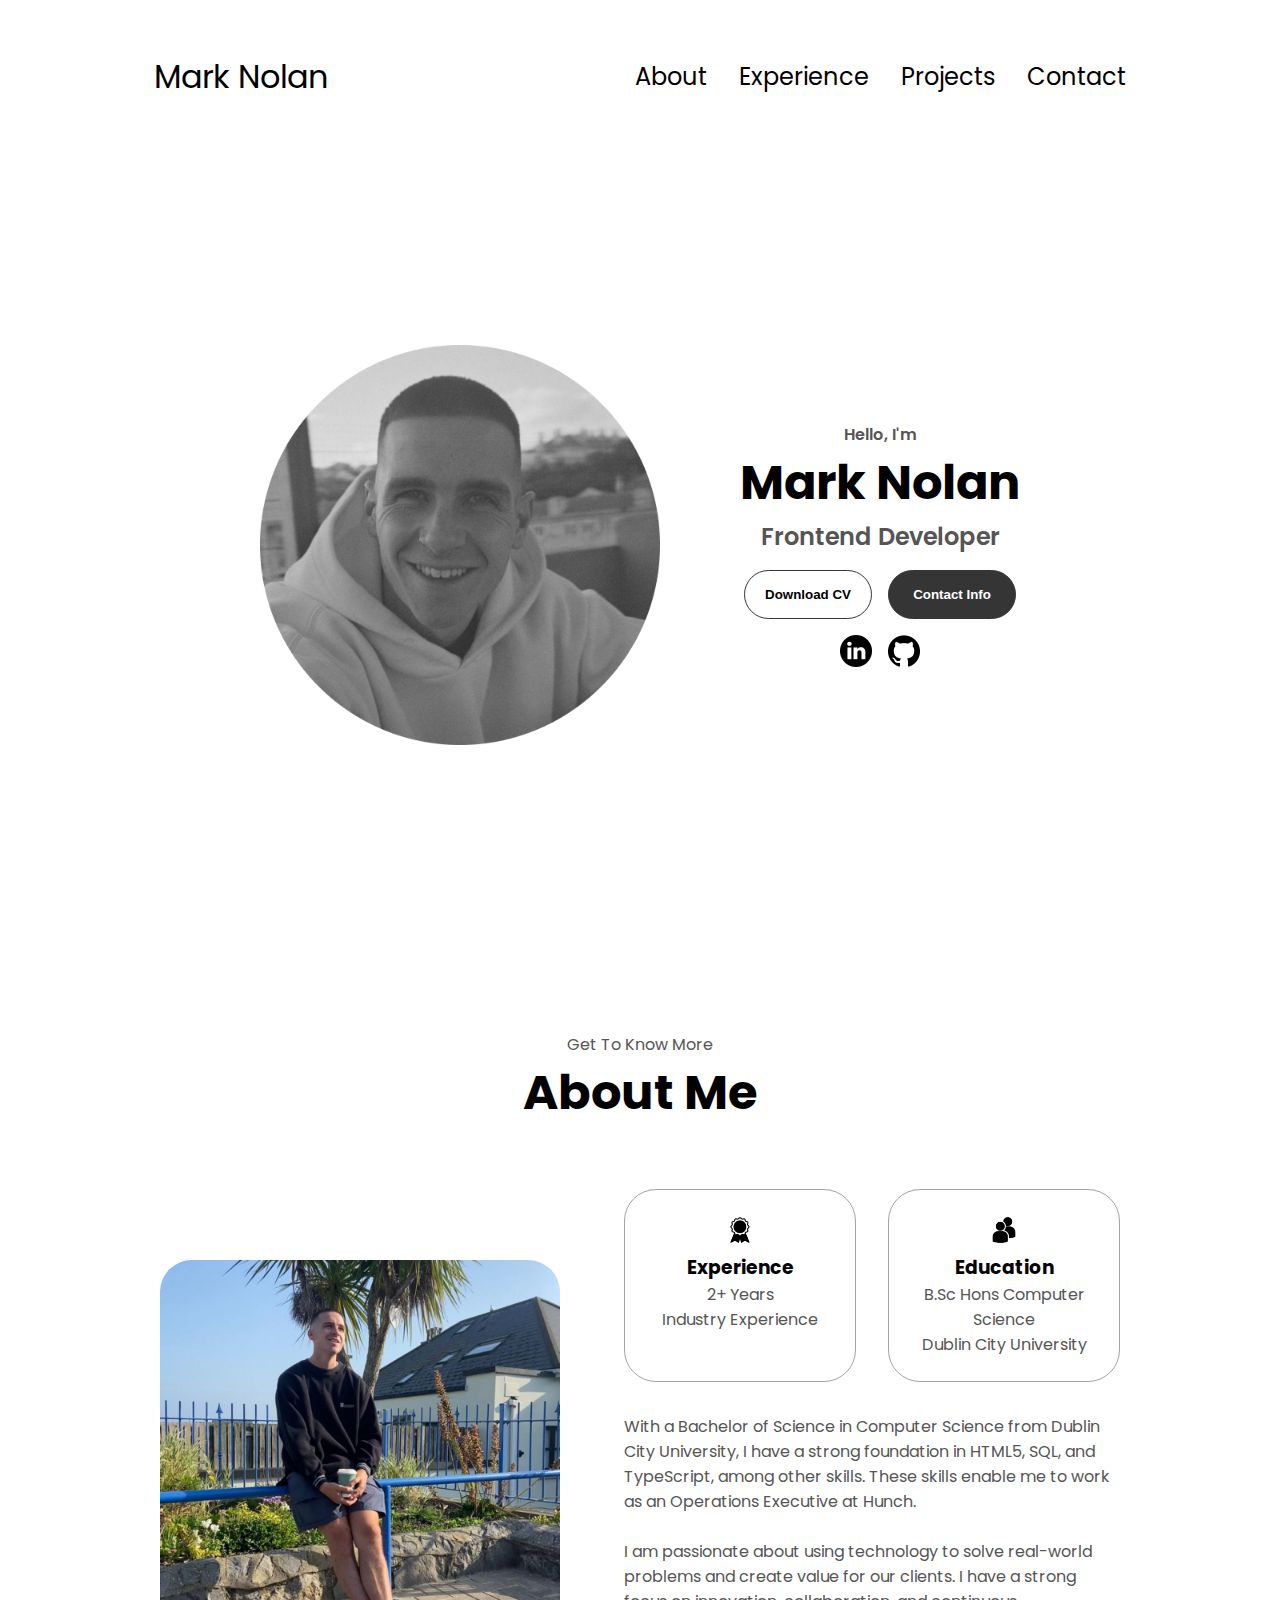
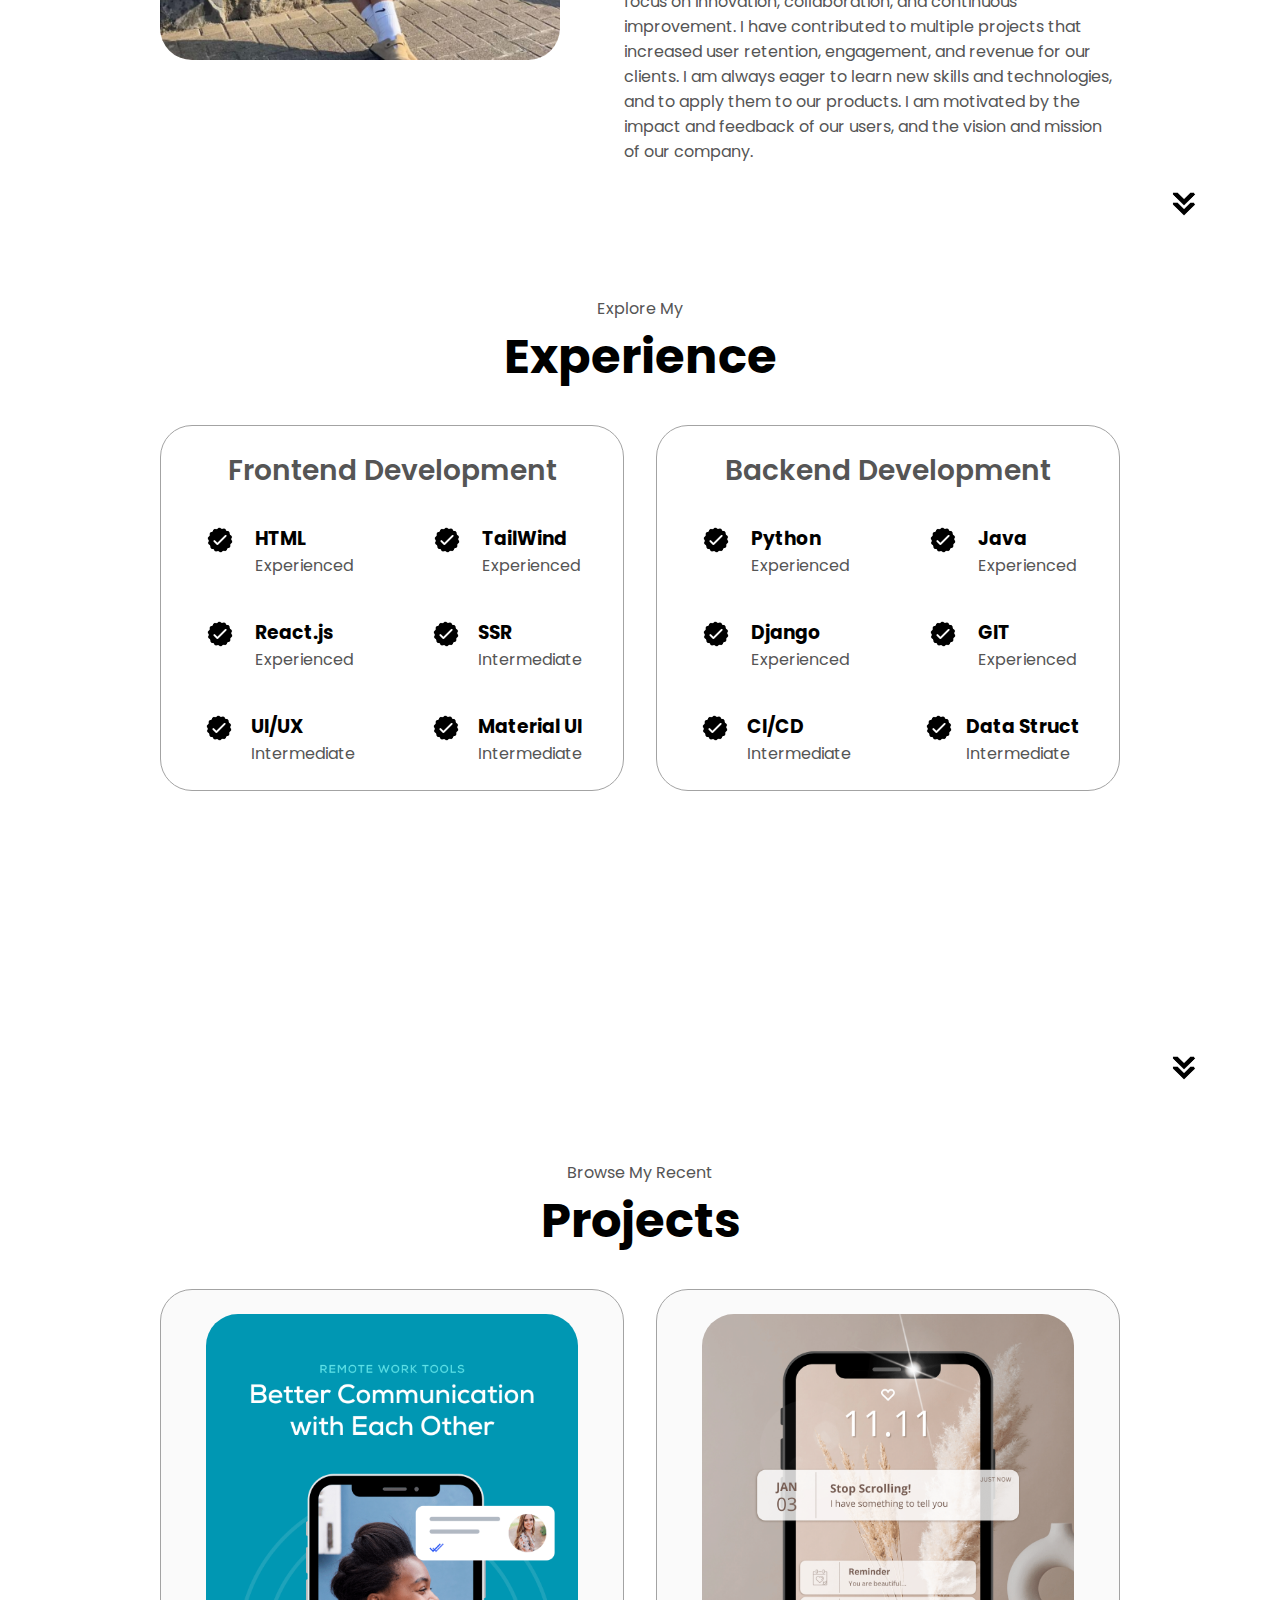
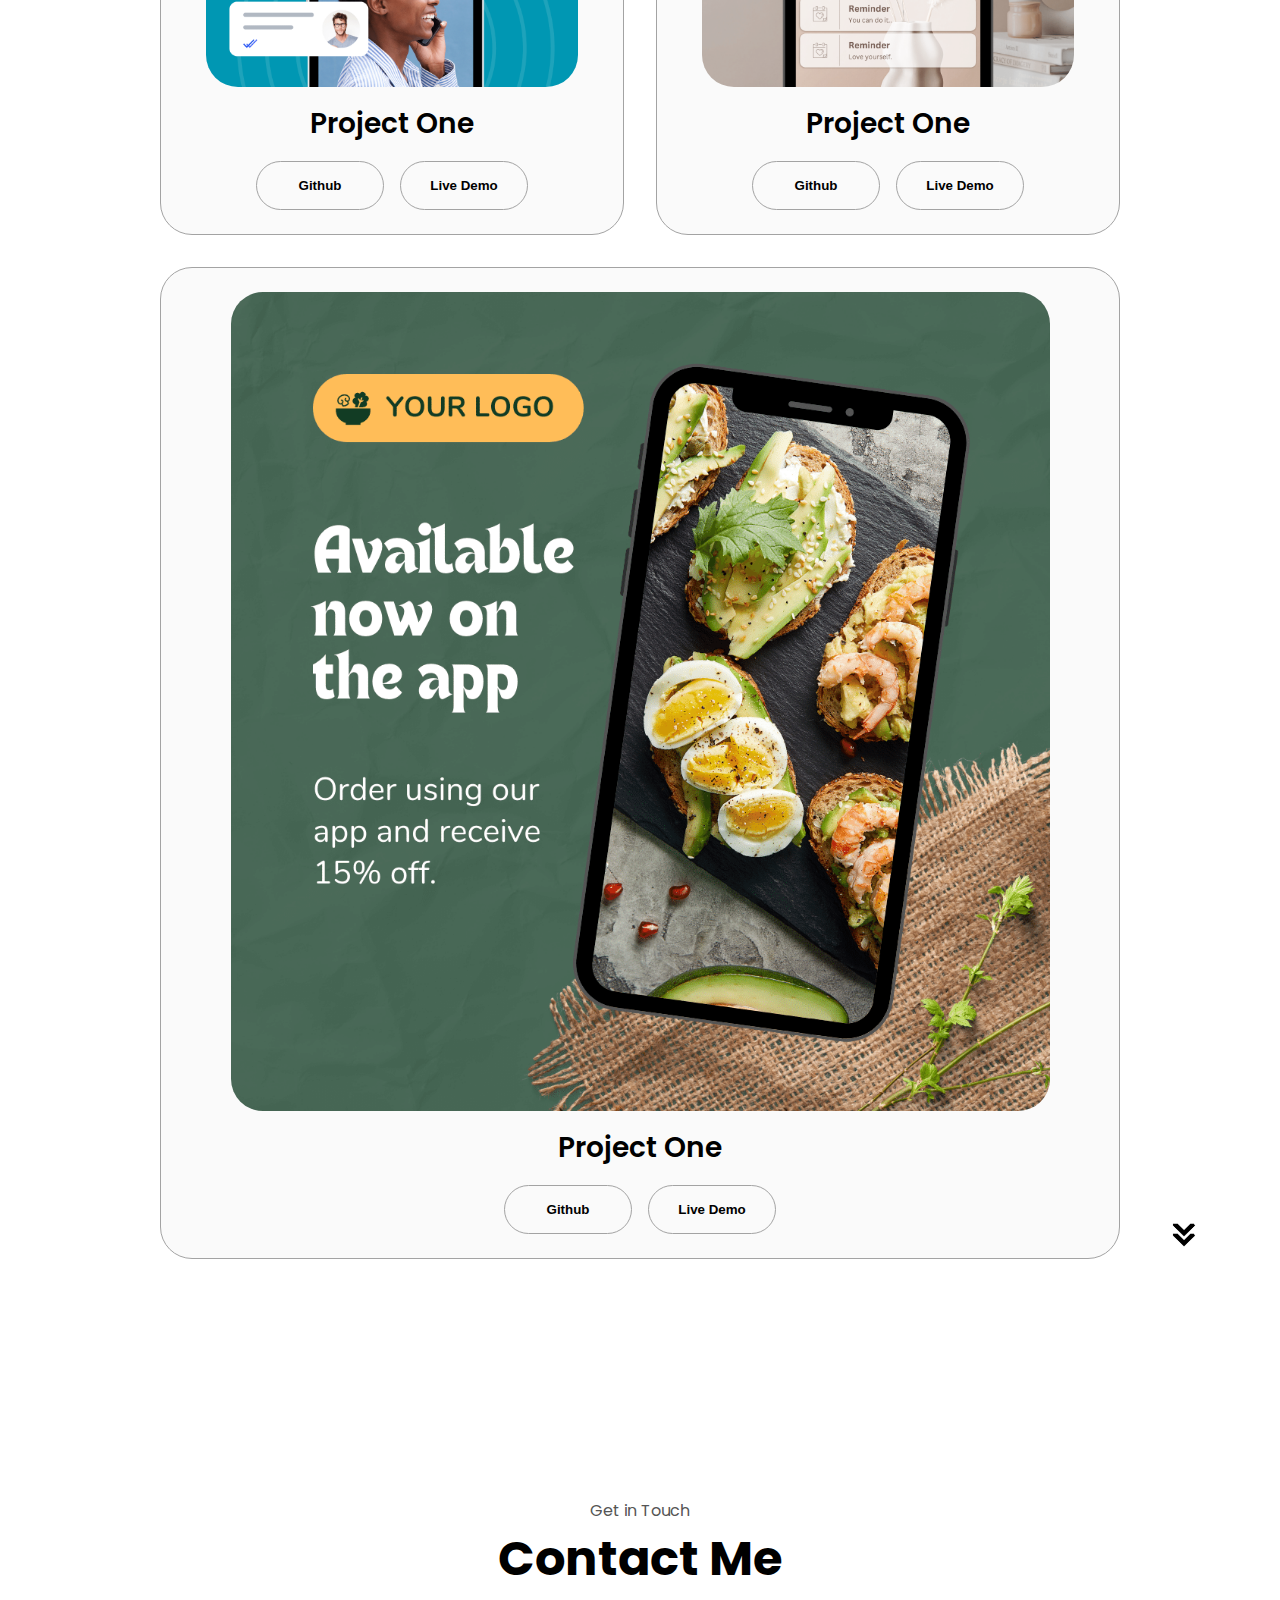
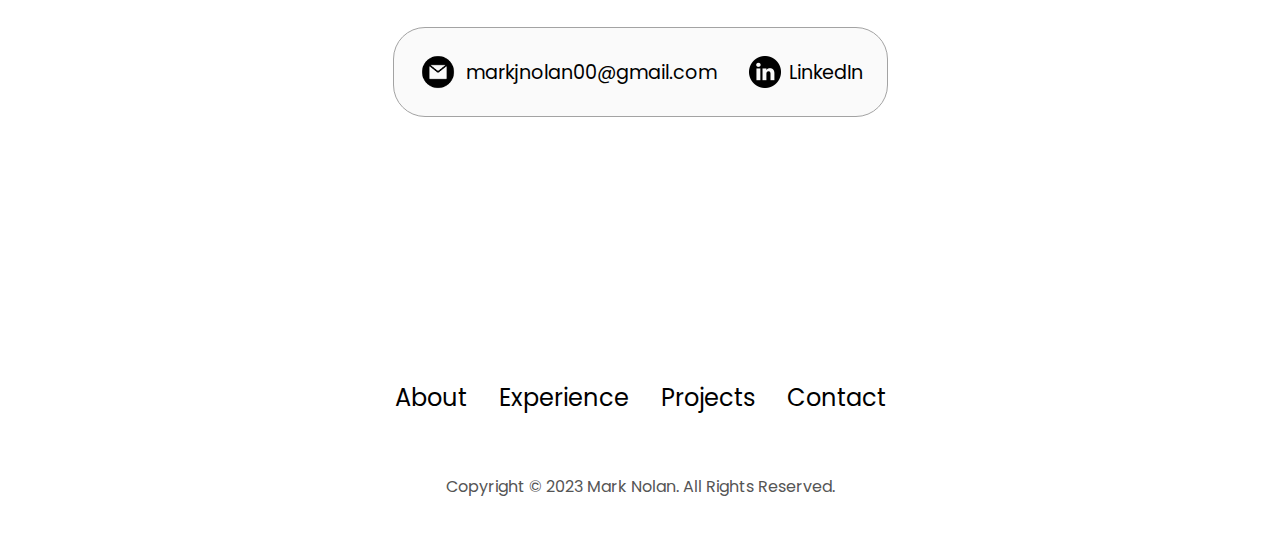
<file: index.html>
<!DOCTYPE html>
<html lang="en">
  <head>
    <meta charset="UTF-8" />
    <meta name="viewport" content="width=device-width, initial-scale=1.0" />
    <title>My Portfolio</title>
    <link rel="stylesheet" href="style.css" />
    <link rel="stylesheet" href="mediaqueries.css" />
  </head>
  <body>
    <nav id="desktop-nav">
      <div class="logo">Mark Nolan</div>
      <div>
        <ul class="nav-links">
          <li>
            <a href="#about">About</a>
          </li>
          <li><a href="#experience">Experience</a></li>
          <li><a href="#projects">Projects</a></li>
          <li><a href="#contact">Contact</a></li>
        </ul>
      </div>
    </nav>

    <nav id="hamburger-nav">
      <div class="logo">Mark Nolan</div>
      <div class="hamburger-menu">
        <div class="hamburger-icon" onclick="toggleMenu()">
          <span></span>
          <span></span>
          <span></span>
        </div>
        <div class="menu-links">
          <li>
            <a href="#about" onclick="toggleMenu()">About</a>
          </li>
          <li><a href="#experience" onclick="toggleMenu()">Experience</a></li>
          <li><a href="#projects" onclick="toggleMenu()">Projects</a></li>
          <li><a href="#contact" onclick="toggleMenu()">Contact</a></li>
        </div>
      </div>
    </nav>

    <section id="profile">
      <div class="section__pic-container">
        <img
          src="./assets/profile-pic-3.png"
          alt="Mark Nolan profile picture"
        />
      </div>

      <div class="section__text">
        <p class="section__text__p1">Hello, I'm</p>
        <h1 class="title">Mark Nolan</h1>
        <p class="section__text__p2">Frontend Developer</p>
        <div class="btn-container">
          <button
            class="btn btn-color-2"
            onclick="window.open('./assets/Mark Nolan CV.pdf')"
          >
            Download CV
          </button>
          <button class="btn btn-color-1" onclick="location.href='./#contact'">
            Contact Info
          </button>
        </div>

        <div id="socials-container">
          <img
            src="./assets/linkedin.png"
            alt="My LinkedIn Profile"
            class="icon"
            onclick="location.href='https://www.linkedin.com/in/mark-nolan-6158001ba/'"
          />
          <img
            src="./assets/github.png"
            alt="My Github Profile"
            class="icon"
            onclick="location.href='https://github.com/nolan595'"
          />
        </div>
      </div>
    </section>

    <section id="about">
      <p class="section__text__p1">Get To Know More</p>
      <h1 class="title">About Me</h1>
      <div class="section-container">
        <div class="section__pic-container">
          <img
            src="./assets/about-pic.png"
            alt="Profile Picture"
            class="about-pic"
          />
        </div>
        <div class="about-details-container">
          <div class="about-containers">
            <div class="details-container">
              <img
                src="./assets/experience.png"
                alt="Experience Icon"
                class="icon"
              />
              <h3>Experience</h3>
              <p>
                2+ Years <br />
                Industry Experience
              </p>
            </div>
            <div class="details-container">
              <img
                src="./assets/education.png"
                alt="Education Icon"
                class="icon"
              />
              <h3>Education</h3>
              <p>
                B.Sc Hons Computer Science<br />
                Dublin City University
              </p>
            </div>
          </div>
          <div class="text-container">
            <p>
              With a Bachelor of Science in Computer Science from Dublin City
              University, I have a strong foundation in HTML5, SQL, and
              TypeScript, among other skills. These skills enable me to work as
              an Operations Executive at Hunch.
              <br /><br />I am passionate about using technology to solve
              real-world problems and create value for our clients. I have a
              strong focus on innovation, collaboration, and continuous
              improvement. I have contributed to multiple projects that
              increased user retention, engagement, and revenue for our clients.
              I am always eager to learn new skills and technologies, and to
              apply them to our products. I am motivated by the impact and
              feedback of our users, and the vision and mission of our company.
            </p>
          </div>
        </div>
      </div>
      <img
        src="./assets/arrow.png"
        alt="Arrow"
        class="icon arrow"
        onclick="location.href='./#experience'"
      />
    </section>

    <section id="experience">
      <p class="section__text__p1">Explore My</p>
      <h1 class="title">Experience</h1>
      <div class="experience-details-container">
        <div class="about-containers">
          <div class="details-container">
            <h2 class="experience-sub-title">Frontend Development</h2>
            <!-- Left side of Exp -->
            <div class="article-container">
              <article>
                <img
                  src="./assets/checkmark.png"
                  alt="Experience icon"
                  class="icon"
                />
                <div>
                  <h3>HTML</h3>
                  <p>Experienced</p>
                </div>
              </article>
              <article>
                <img
                  src="./assets/checkmark.png"
                  alt="Experience icon"
                  class="icon"
                />
                <div>
                  <h3>TailWind</h3>
                  <p>Experienced</p>
                </div>
              </article>
              <article>
                <img
                  src="./assets/checkmark.png"
                  alt="Experience icon"
                  class="icon"
                />
                <div>
                  <h3>React.js</h3>
                  <p>Experienced</p>
                </div>
              </article>
              <article>
                <img
                  src="./assets/checkmark.png"
                  alt="Experience icon"
                  class="icon"
                />
                <div>
                  <h3>SSR</h3>
                  <p>Intermediate</p>
                </div>
              </article>
              <article>
                <img
                  src="./assets/checkmark.png"
                  alt="Experience icon"
                  class="icon"
                />
                <div>
                  <h3>UI/UX</h3>
                  <p>Intermediate</p>
                </div>
              </article>
              <article>
                <img
                  src="./assets/checkmark.png"
                  alt="Experience icon"
                  class="icon"
                />
                <div>
                  <h3>Material UI</h3>
                  <p>Intermediate</p>
                </div>
              </article>
            </div>
          </div>
          <!-- Right Side of Exp -->
          <div class="details-container">
            <h2 class="experience-sub-title">Backend Development</h2>
            <div class="article-container">
              <article>
                <img
                  src="./assets/checkmark.png"
                  alt="Experience icon"
                  class="icon"
                />
                <div>
                  <h3>Python</h3>
                  <p>Experienced</p>
                </div>
              </article>
              <article>
                <img
                  src="./assets/checkmark.png"
                  alt="Experience icon"
                  class="icon"
                />
                <div>
                  <h3>Java</h3>
                  <p>Experienced</p>
                </div>
              </article>
              <article>
                <img
                  src="./assets/checkmark.png"
                  alt="Experience icon"
                  class="icon"
                />
                <div>
                  <h3>Django</h3>
                  <p>Experienced</p>
                </div>
              </article>
              <article>
                <img
                  src="./assets/checkmark.png"
                  alt="Experience icon"
                  class="icon"
                />
                <div>
                  <h3>GIT</h3>
                  <p>Experienced</p>
                </div>
              </article>
              <article>
                <img
                  src="./assets/checkmark.png"
                  alt="Experience icon"
                  class="icon"
                />
                <div>
                  <h3>CI/CD</h3>
                  <p>Intermediate</p>
                </div>
              </article>
              <article>
                <img
                  src="./assets/checkmark.png"
                  alt="Experience icon"
                  class="icon"
                />
                <div>
                  <h3>Data Struct</h3>
                  <p>Intermediate</p>
                </div>
              </article>
            </div>
          </div>
        </div>
      </div>

      <img
        src="./assets/arrow.png"
        alt="Arrow"
        class="icon arrow"
        onclick="location.href='./#projects'"
      />
    </section>

    <section id="projects">
      <p class="section__text__p1">Browse My Recent</p>
      <h1 class="title">Projects</h1>
      <div class="experience-details-container">
        <div class="about-containers">
          <div class="details-container color-container">
            <div class="article-container">
              <img
                src="./assets/project-1.png"
                alt="Project 1"
                class="project-img"
              />
            </div>
            <h2 class="experience-sub-title project-title">Project One</h2>
            <div class="btn-container">
              <button
                class="btn btn-color-2 project-btn"
                onclick="location.href='https://github.com'"
              >
                Github
              </button>
              <button
                class="btn btn-color-2 project-btn"
                onclick="location.href='https://github.com'"
              >
                Live Demo
              </button>
            </div>
          </div>
          <div class="details-container color-container">
            <div class="article-container">
              <img
                src="./assets/project-2.png"
                alt="Project 1"
                class="project-img"
              />
            </div>
            <h2 class="experience-sub-title project-title">Project One</h2>
            <div class="btn-container">
              <button
                class="btn btn-color-2 project-btn"
                onclick="location.href='https://github.com'"
              >
                Github
              </button>
              <button
                class="btn btn-color-2 project-btn"
                onclick="location.href='https://github.com'"
              >
                Live Demo
              </button>
            </div>
          </div>
          <div class="details-container color-container">
            <div class="article-container">
              <img
                src="./assets/project-3.png"
                alt="Project 1"
                class="project-img"
              />
            </div>
            <h2 class="experience-sub-title project-title">Project One</h2>
            <div class="btn-container">
              <button
                class="btn btn-color-2 project-btn"
                onclick="location.href='https://github.com'"
              >
                Github
              </button>
              <button
                class="btn btn-color-2 project-btn"
                onclick="location.href='https://github.com'"
              >
                Live Demo
              </button>
            </div>
          </div>
        </div>
      </div>
      <img
        src="./assets/arrow.png"
        alt="Arrow"
        class="icon arrow"
        onclick="location.href='./#projects'"
      />
    </section>

    <section id="contact">
      <p class="section__text__p1">Get in Touch</p>
      <h1 class="title">Contact Me</h1>
      <div class="contact-info-upper-container">
        <div class="contact-info-container">
          <img
            src="./assets/email.png"
            alt="Email Icon"
            class="icon contact-icon email-icon"
          />
          <p>
            <a href="mailto:markjnolan00@gmail.com">markjnolan00@gmail.com</a>
          </p>
        </div>
        <div class="contact-info-container">
          <img
            src="./assets/linkedin.png"
            alt="LinkedIn Icon"
            class="icon contact-icon"
          />
          <p>
            <a href="https://www.linkedin.com/in/mark-nolan-6158001ba/"
              >LinkedIn</a
            >
          </p>
        </div>
      </div>
    </section>

    <footer>
      <nav>
        <div class="nav-links-container">
          <ul class="nav-links">
            <li>
              <a href="#about">About</a>
            </li>
            <li><a href="#experience">Experience</a></li>
            <li><a href="#projects">Projects</a></li>
            <li><a href="#contact">Contact</a></li>
          </ul>
        </div>
      </nav>
      <p>Copyright &#169; 2023 Mark Nolan. All Rights Reserved.</p>
    </footer>
    <script src="script.js"></script>
  </body>
</html>
</file>
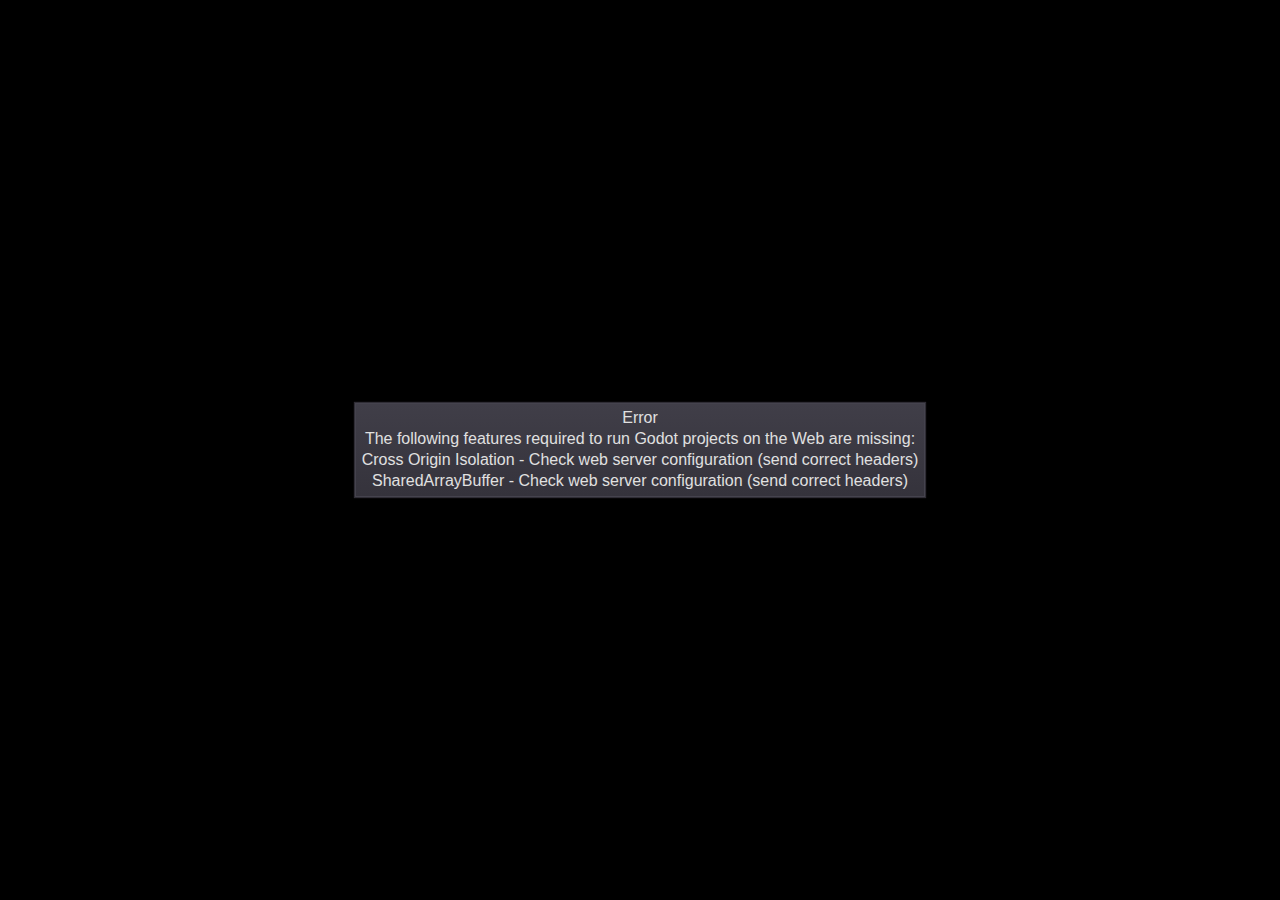
<file: PlatformExport/index.html>
<!DOCTYPE html>
<html lang="en">
	<head>
		<meta charset="utf-8">
		<meta name="viewport" content="width=device-width, user-scalable=no">
		<title>New Platformer Game</title>
		<style>
body {
	touch-action: none;
	margin: 0;
	border: 0 none;
	padding: 0;
	text-align: center;
	background-color: black;
}

#canvas {
	display: block;
	margin: 0;
	color: white;
}

#canvas:focus {
	outline: none;
}

.godot {
	font-family: 'Noto Sans', 'Droid Sans', Arial, sans-serif;
	color: #e0e0e0;
	background-color: #3b3943;
	background-image: linear-gradient(to bottom, #403e48, #35333c);
	border: 1px solid #45434e;
	box-shadow: 0 0 1px 1px #2f2d35;
}

/* Status display */

#status {
	position: absolute;
	left: 0;
	top: 0;
	right: 0;
	bottom: 0;
	display: flex;
	justify-content: center;
	align-items: center;
	/* don't consume click events - make children visible explicitly */
	visibility: hidden;
}

#status-progress {
	width: 366px;
	height: 7px;
	background-color: #38363A;
	border: 1px solid #444246;
	padding: 1px;
	box-shadow: 0 0 2px 1px #1B1C22;
	border-radius: 2px;
	visibility: visible;
}

@media only screen and (orientation:portrait) {
	#status-progress {
		width: 61.8%;
	}
}

#status-progress-inner {
	height: 100%;
	width: 0;
	box-sizing: border-box;
	transition: width 0.5s linear;
	background-color: #202020;
	border: 1px solid #222223;
	box-shadow: 0 0 1px 1px #27282E;
	border-radius: 3px;
}

#status-indeterminate {
	height: 42px;
	visibility: visible;
	position: relative;
}

#status-indeterminate > div {
	width: 4.5px;
	height: 0;
	border-style: solid;
	border-width: 9px 3px 0 3px;
	border-color: #2b2b2b transparent transparent transparent;
	transform-origin: center 21px;
	position: absolute;
}

#status-indeterminate > div:nth-child(1) { transform: rotate( 22.5deg); }
#status-indeterminate > div:nth-child(2) { transform: rotate( 67.5deg); }
#status-indeterminate > div:nth-child(3) { transform: rotate(112.5deg); }
#status-indeterminate > div:nth-child(4) { transform: rotate(157.5deg); }
#status-indeterminate > div:nth-child(5) { transform: rotate(202.5deg); }
#status-indeterminate > div:nth-child(6) { transform: rotate(247.5deg); }
#status-indeterminate > div:nth-child(7) { transform: rotate(292.5deg); }
#status-indeterminate > div:nth-child(8) { transform: rotate(337.5deg); }

#status-notice {
	margin: 0 100px;
	line-height: 1.3;
	visibility: visible;
	padding: 4px 6px;
	visibility: visible;
}
		</style>
		<link id='-gd-engine-icon' rel='icon' type='image/png' href='index.icon.png' />
<link rel='apple-touch-icon' href='index.apple-touch-icon.png'/>

	</head>
	<body>
		<canvas id="canvas">
			HTML5 canvas appears to be unsupported in the current browser.<br >
			Please try updating or use a different browser.
		</canvas>
		<div id="status">
			<div id="status-progress" style="display: none;" oncontextmenu="event.preventDefault();">
				<div id ="status-progress-inner"></div>
			</div>
			<div id="status-indeterminate" style="display: none;" oncontextmenu="event.preventDefault();">
				<div></div>
				<div></div>
				<div></div>
				<div></div>
				<div></div>
				<div></div>
				<div></div>
				<div></div>
			</div>
			<div id="status-notice" class="godot" style="display: none;"></div>
		</div>

		<script src="index.js"></script>
		<script>
const GODOT_CONFIG = {"args":[],"canvasResizePolicy":2,"executable":"index","experimentalVK":false,"fileSizes":{"index.pck":8514928,"index.wasm":28972640},"focusCanvas":true,"gdextensionLibs":[]};
const engine = new Engine(GODOT_CONFIG);

(function () {
	const INDETERMINATE_STATUS_STEP_MS = 100;
	const statusProgress = document.getElementById('status-progress');
	const statusProgressInner = document.getElementById('status-progress-inner');
	const statusIndeterminate = document.getElementById('status-indeterminate');
	const statusNotice = document.getElementById('status-notice');

	let initializing = true;
	let statusMode = 'hidden';

	let animationCallbacks = [];
	function animate(time) {
		animationCallbacks.forEach((callback) => callback(time));
		requestAnimationFrame(animate);
	}
	requestAnimationFrame(animate);

	function animateStatusIndeterminate(ms) {
		const i = Math.floor((ms / INDETERMINATE_STATUS_STEP_MS) % 8);
		if (statusIndeterminate.children[i].style.borderTopColor === '') {
			Array.prototype.slice.call(statusIndeterminate.children).forEach((child) => {
				child.style.borderTopColor = '';
			});
			statusIndeterminate.children[i].style.borderTopColor = '#dfdfdf';
		}
	}

	function setStatusMode(mode) {
		if (statusMode === mode || !initializing) {
			return;
		}
		[statusProgress, statusIndeterminate, statusNotice].forEach((elem) => {
			elem.style.display = 'none';
		});
		animationCallbacks = animationCallbacks.filter(function (value) {
			return (value !== animateStatusIndeterminate);
		});
		switch (mode) {
		case 'progress':
			statusProgress.style.display = 'block';
			break;
		case 'indeterminate':
			statusIndeterminate.style.display = 'block';
			animationCallbacks.push(animateStatusIndeterminate);
			break;
		case 'notice':
			statusNotice.style.display = 'block';
			break;
		case 'hidden':
			break;
		default:
			throw new Error('Invalid status mode');
		}
		statusMode = mode;
	}

	function setStatusNotice(text) {
		while (statusNotice.lastChild) {
			statusNotice.removeChild(statusNotice.lastChild);
		}
		const lines = text.split('\n');
		lines.forEach((line) => {
			statusNotice.appendChild(document.createTextNode(line));
			statusNotice.appendChild(document.createElement('br'));
		});
	}

	function displayFailureNotice(err) {
		const msg = err.message || err;
		console.error(msg);
		setStatusNotice(msg);
		setStatusMode('notice');
		initializing = false;
	}

	const missing = Engine.getMissingFeatures();
	if (missing.length !== 0) {
		const missingMsg = 'Error\nThe following features required to run Godot projects on the Web are missing:\n';
		displayFailureNotice(missingMsg + missing.join('\n'));
	} else {
		setStatusMode('indeterminate');
		engine.startGame({
			'onProgress': function (current, total) {
				if (total > 0) {
					statusProgressInner.style.width = `${(current / total) * 100}%`;
					setStatusMode('progress');
					if (current === total) {
						// wait for progress bar animation
						setTimeout(() => {
							setStatusMode('indeterminate');
						}, 500);
					}
				} else {
					setStatusMode('indeterminate');
				}
			},
		}).then(() => {
			setStatusMode('hidden');
			initializing = false;
		}, displayFailureNotice);
	}
}());
		</script>
	</body>
</html>
</file>
<file: style.css>
/* GENERAL */
@import url("https://fonts.googleapis.com/css2?family=Poppins:wght@300;400;500;600&family=Raleway:wght@300&display=swap");

* {
  margin: 0;
  padding: 0;
}

body {
  font-family: "Poppins", sans-serif;
}

html {
  scroll-behavior: smooth;
}

p {
  color: rgb(85, 85, 85);
}

/* TRANSITION */

a,
.btn {
  transition: all 300ms ease;
}

/* DESKTOP */

nav,
.nav-links {
  display: flex;
}

nav {
  justify-content: space-around;
  align-items: center;
  height: 17vh;
}

.nav-links {
  gap: 2rem;
  list-style: none;
  font-size: 1.5rem;
}

a {
  color: black;
  text-decoration: none;
  text-decoration-color: white;
}

a:hover {
  color: grey;
  text-decoration: underline;
  text-underline-offset: 0.5rem;
  text-decoration-color: rgb(181, 181, 181);
}

.logo {
  font-size: 2rem;
}

.logo:hover {
  cursor: default;
}

/* HAMBURGER MENU */
#hamburger-nav {
  display: none;
}

.hamburger-menu {
  position: relative;
  display: inline-block;
}

.hamburger-icon {
  display: flex;
  flex-direction: column;
  justify-content: space-between;
  height: 24px;
  width: 30px;
  cursor: pointer;
}

.hamburger-icon span {
  width: 100%;
  height: 2px;
  background-color: black;
  transition: all 0.3 ease-in-out;
}

.menu-links {
  position: absolute;
  top: 100%;
  right: 0%;
  background-color: white;
  width: fit-content;
  max-height: 0;
  overflow: hidden;
  transition: all 0.3s ease-in-out;
}

.menu-links a {
  display: block;
  padding: 10px;
  text-align: center;
  font-size: 1.5rem;
  color: black;
  text-decoration: none;
  transition: all 0.3s ease-in-out;
}

.menu-links li {
  list-style: none;
}

.menu-links.open {
  max-height: 300px;
}

.hamburger-icon.open span:first-child {
  transform: rotate(45deg) translate(10px, 5px);
}

.hamburger-icon.open span:nth-child(2) {
  opacity: 0;
}
.hamburger-icon.open span:last-child {
  transform: rotate(-45deg) translate(10px, -5px);
}

.hamburger-icon span:first-child {
  transform: none;
}
.hamburger-icon span:first-child {
  opacity: 1;
}
.hamburger-icon span:first-child {
  transform: none;
}

/* SECTIONS */

section {
  padding-top: 4vh;
  height: 96vh;
  margin: 0 10rem;
  box-sizing: border-box;
  min-height: fit-content;
}

.section-container {
  display: flex;
}

/* PROFILE SECTION*/

#profile {
  display: flex;
  justify-content: center;
  gap: 5rem;
  height: 80vh;
}

.section__pic-container {
  display: flex;
  height: 400px;
  width: 400px;
  margin: auto 0;
}

.section__text {
  align-self: center;
  text-align: center;
}

.section__text p {
  font-weight: 600;
}

.section__text__p1 {
  text-align: center;
}

.section__text__p2 {
  font-size: 1.5rem;
  margin-bottom: 1rem;
}

.title {
  font-size: 3rem;
  text-align: center;
}

#socials-container {
  display: flex;
  justify-content: center;
  margin-top: 1rem;
  gap: 1rem;
}

/* ICONS */

.icon {
  cursor: pointer;
  height: 2rem;
}

/* BUTTONS */

.btn-container {
  display: flex;
  justify-content: center;
  gap: 1rem;
}

.btn {
  font-weight: 600;
  transition: all 300ms ease;
  padding: 1rem;
  width: 8rem;
  border-radius: 2rem;
}

.btn-color-1,
.btn-color-2 {
  border: rgb(53, 53, 53) 0.1rem solid;
}

.btn-color-1:hover,
.btn-color-2:hover {
  cursor: pointer;
}

.btn-color-1,
.btn-color-2:hover {
  background: rgb(53, 53, 53);
  color: white;
}

.btn-color-1:hover {
  background: rgb(0, 0, 0);
}

.btn-color-2 {
  background: none;
}

.btn-color-2:hover {
  border: rgb(255, 255, 255) 0.1rem solid;
}

.btn-container {
  gap: 1rem;
}

/* ABOUT SECTION */

#about {
  position: relative;
}

.about-containers {
  gap: 2rem;
  margin-bottom: 2rem;
  margin-top: 2rem;
}

.about-details-container {
  justify-content: center;
  flex-direction: column;
}

.about-containers,
.about-details-container {
  display: flex;
}

.about-pic {
  border-radius: 2rem;
}

.arrow {
  position: absolute;
  right: -5rem;
  bottom: 2.5rem;
}

.details-container {
  padding: 1.5rem;
  flex: 1;
  background: white;
  border-radius: 2rem;
  border: rgb(53, 53, 53) 0.1rem solid;
  border-color: rgb(163, 163, 163);
  text-align: center;
}

.section-container {
  gap: 4rem;
  height: 80%;
}

.section__pic-container {
  height: 400px;
  width: 400px;
  margin: auto 0;
}

/* Experience Section */

#experience {
  position: relative;
}

.experience-sub-title {
  color: rgb(85, 85, 85);
  font-weight: 600;
  font-size: 1.75rem;
  margin-bottom: 2rem;
}

.experience-details-container {
  display: flex;
  justify-content: center;
  flex-direction: column;
}

.article-container {
  display: flex;
  text-align: initial;
  flex-wrap: wrap;
  flex-direction: row;
  gap: 2.5rem;
  justify-content: space-around;
}

article {
  display: flex;
  width: 10rem;
  justify-content: space-around;
  gap: 0.5rem;
}

article .icon {
  cursor: default;
}

/* PROJECTS */

#projects {
  position: relative;
}

.color-container {
  border-color: rgb(163, 163, 163);
  background: rgb(250, 250, 250);
}

.project-img {
  border-radius: 2rem;
  width: 90%;
  height: 90%;
}

.project-title {
  margin: 1rem;
  color: black;
}

.project-btn {
  color: black;
  border-color: rgb(163, 163, 163);
}

/* CONTACT */

#contact {
  display: flex;
  justify-content: center;
  flex-direction: column;
  height: 70vh;
}

.contact-info-upper-container {
  display: flex;
  justify-content: center;
  border-radius: 2rem;
  border: rgb(53, 53, 53) 0.1rem solid;
  border-color: rgb(163, 163, 163);
  background: rgb(250, 250, 250);
  margin: 2rem auto;
  padding: 0.5rem;
}

.contact-info-container {
  display: flex;
  align-items: center;
  justify-content: center;
  gap: 0.5rem;
  margin: 1rem;
}

.contact-info-container p {
  font-size: larger;
}
.contact-icon {
  cursor: default;
}

.email-icon {
  height: 2.5rem;
}

/* FOOTER SECTION */

footer {
  height: 26vh;
  margin: 0 1rem;
}

footer p {
  text-align: center;
}
</file>
<file: mediaqueries.css>
@media screen and (max-width: 1400px) {
  #profile {
    height: 83vh;
    margin-bottom: 6rem;
  }
  .about-containers {
    flex-wrap: wrap;
  }
}

@media screen and (max-width: 1200px) {
  #desktop-nav {
    display: none;
  }
  #hamburger-nav {
    display: flex;
  }

  #experience,
  .experience-details-container {
    margin-top: 2rem;
  }
  #profile,
  .section-container {
    display: block;
  }

  .arrow {
    display: none;
  }

  section,
  .section-container {
    height: fit-content;
  }

  section {
    margin: 0 5%;
  }

  .section__pic-container {
    width: 275px;
    height: 275px;
    margin: 0 auto 2rem;
  }
  .about-containers {
    margin-top: 0;
  }
}
@media screen and (max-width: 600px) {
  #contact,
  footer {
    height: 40vh;
  }
  #profile {
    height: 83vh;
    margin-bottom: 0;
  }
  article {
    font-size: 1rem;
  }
  footer nav {
    height: fit-content;
    margin-bottom: 2rem;
  }
  .about-containers,
  .contact-info-upper-container,
  .btn-container {
    flex-wrap: wrap;
  }
  .contact-info-container {
    margin: 0;
  }
  .contact-info-container p,
  .nav-links li a {
    font-size: 1rem;
  }
  .experience-sub-title {
    font-size: 1.25rem;
  }
  .logo {
    font-size: 1.5rem;
  }
  .nav-links {
    flex-direction: column;
    gap: 0.5rem;
    text-align: center;
  }
  .section__pic-container {
    width: auto;
    height: 46vw;
    justify-content: center;
  }
  .section__text__p2 {
    font-size: 1.25rem;
  }

  .title {
    font-size: 2rem;
  }
  .text-container {
    text-align: justify;
  }
}
</file>
